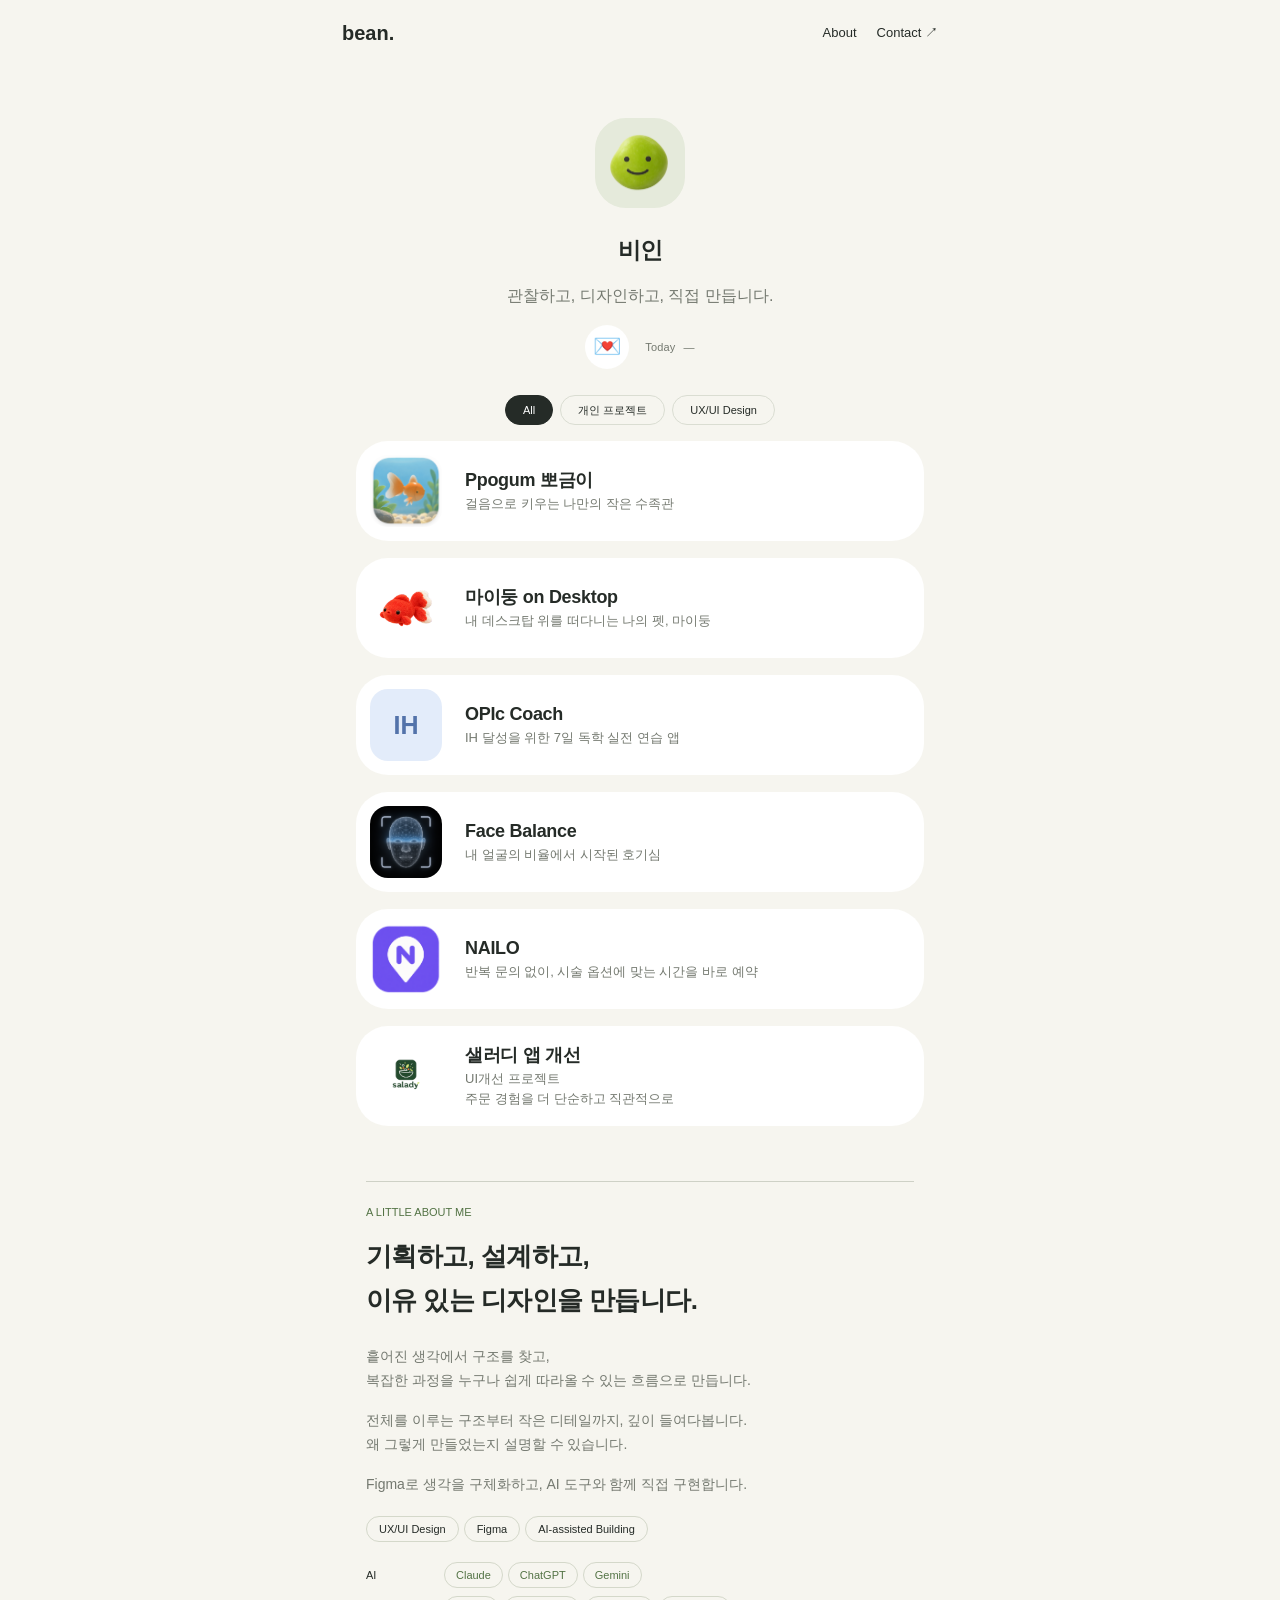
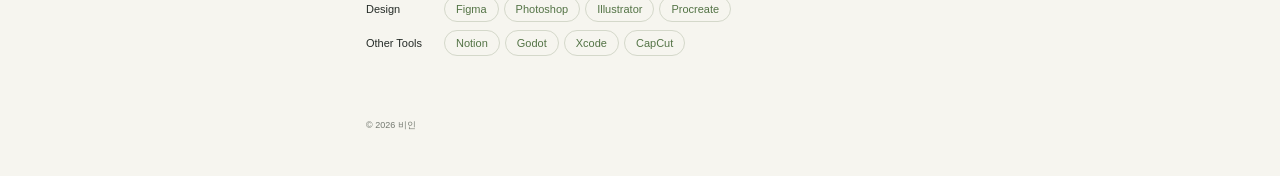
<file: index.html>
<!doctype html>
<html lang="ko">
<head>
<meta charset="utf-8">
<meta name="viewport" content="width=device-width,initial-scale=1">
<meta name="description" content="비인의 UX/UI 프로젝트와 직접 만드는 과정의 기록">
<title>bean — 프로젝트 노트</title>
<link rel="stylesheet" href="portfolio.css?v=guide-v8-20261110">
<script src="portfolio.js?v=face-hidden-20261112" defer></script>
<script src="analytics-config.js"></script>
<script src="analytics.js?v=guide-v8-20261110" defer></script>
</head>
<body>
<header><a class="brand" href="#" aria-label="홈">bean.</a><nav><a href="about.html">About</a><a href="mailto:ppogum44@gmail.com">Contact ↗</a></nav></header>
<main>
<section class="hero" aria-label="프로필">
<img class="avatar" src="assets/web/avatar.webp" width="90" height="90" alt="미소 짓는 초록 콩">
<h1>비인</h1><p class="intro">관찰하고, 디자인하고, 직접 만듭니다.</p>
<div class="profile-actions"><a class="inquiry" href="mailto:ppogum44@gmail.com" aria-label="협업 문의 이메일 보기">💌</a><span class="visitor-count">Today <span id="today-count">—</span></span></div>
</section>
<section id="work" aria-label="프로젝트">
<div class="filters" aria-label="프로젝트 필터"><button class="active" data-filter="all" aria-pressed="true">All</button><button data-filter="personal" aria-pressed="false">개인 프로젝트</button><button data-filter="ux" aria-pressed="false">UX/UI Design</button></div>
<div class="grid">
<button class="card" data-type="personal" data-id="0"><img class="art" src="assets/web/ppogum-icon.webp" width="64" height="64" alt="뽀금"><span class="card-copy"><span class="card-title">Ppogum 뽀금이</span><span class="card-desc">걸음으로 키우는 나만의 작은 수족관</span></span></button>
<button class="card" data-type="personal" data-id="6"><span class="art pet-icon"><img src="assets/web/mydoong-icon.webp" width="64" height="64" alt="마이둥"></span><span class="card-copy"><span class="card-title">마이둥 on Desktop</span><span class="card-desc">내 데스크탑 위를 떠다니는 나의 펫, 마이둥</span></span></button>
<button class="card" data-type="personal" data-id="5"><span class="art opic" aria-hidden="true">IH</span><span class="card-copy"><span class="card-title">OPIc Coach</span><span class="card-desc">IH 달성을 위한 7일 독학 실전 연습 앱</span></span></button>
<button class="card" data-type="personal" data-id="3"><img class="art" src="assets/web/face-icon.webp" width="64" height="64" alt="얼굴 메쉬"><span class="card-copy"><span class="card-title">Face Balance</span><span class="card-desc">내 얼굴의 비율에서 시작된 호기심</span></span></button>
<button class="card" data-type="ux" data-id="4"><img class="art" src="assets/web/nailo-icon.webp?v=nailo-v7" width="64" height="64" alt="NAILO"><span class="card-copy"><span class="card-title">NAILO</span><span class="card-desc">반복 문의 없이, 시술 옵션에 맞는 시간을 바로 예약</span></span></button>
<button class="card" data-type="ux" data-id="2"><img class="art" src="assets/web/salady-icon.webp" width="64" height="64" alt="샐러디"><span class="card-copy"><span class="card-title">샐러디 앱 개선</span><span class="card-desc">UI개선 프로젝트<br>주문 경험을 더 단순하고 직관적으로</span></span></button>
</div>
</section>
<section id="about" class="about">
<div class="eyebrow">A LITTLE ABOUT ME</div>
<h2>기획하고, 설계하고,<br>이유 있는 디자인을 만듭니다.</h2>
<p>흩어진 생각에서 구조를 찾고,<br>복잡한 과정을 누구나 쉽게 따라올 수 있는 흐름으로 만듭니다.</p>
<p>전체를 이루는 구조부터 작은 디테일까지, 깊이 들여다봅니다.<br>왜 그렇게 만들었는지 설명할 수 있습니다.</p>
<p>Figma로 생각을 구체화하고, AI 도구와 함께 직접 구현합니다.</p>
<div class="tags fields"><span>UX/UI Design</span><span>Figma</span><span>AI-assisted Building</span></div>
<dl class="tool-list">
<div><dt>AI</dt><dd class="tags"><span>Claude</span><span>ChatGPT</span><span>Gemini</span></dd></div>
<div><dt>Design</dt><dd class="tags"><span>Figma</span><span>Photoshop</span><span>Illustrator</span><span>Procreate</span></dd></div>
<div><dt>Other Tools</dt><dd class="tags"><span>Notion</span><span>Godot</span><span>Xcode</span><span>CapCut</span></dd></div>
</dl>
</section>
</main>
<footer>© 2026 비인</footer>
<dialog id="project-dialog" aria-labelledby="project-title"><div class="dialog-top"><button class="close" aria-label="상세 닫기">닫기 ×</button></div><div class="eyebrow">PROJECT NOTE</div><div id="project-gallery"></div><h2 id="project-title"></h2><div id="project-description"></div><details id="project-attachment" hidden><summary><span>마이둥 제작 가이드 · 첨부파일</span><span class="expand-arrow" aria-hidden="true"></span></summary><div class="attachment-body">곧 업로드 예정</div></details><p class="project-meta">프로젝트 소개 · 상세 케이스 스터디는 정리 중입니다.</p></dialog>
<dialog id="contact-dialog" aria-labelledby="contact-title"><div class="dialog-top"><button class="close" aria-label="연락처 닫기">닫기 ×</button></div><div class="eyebrow">CONTACT</div><h2 id="contact-title">💌 협업 제안</h2><p>아래 이메일로 연락해 주세요.</p><input id="contact-email" aria-label="이메일 주소" value="ppogum44@gmail.com" readonly><div class="contact-actions"><button id="copy-email">주소 복사</button><a href="mailto:ppogum44@gmail.com?subject=협업%20문의">메일 앱 열기 ↗</a><a href="https://mail.google.com/mail/?view=cm&amp;fs=1&amp;to=ppogum44%40gmail.com&amp;su=협업%20문의" target="_blank" rel="noopener">Gmail로 작성 ↗</a></div><p id="copy-status" role="status" aria-live="polite"></p></dialog>
</body>
</html>
</file>
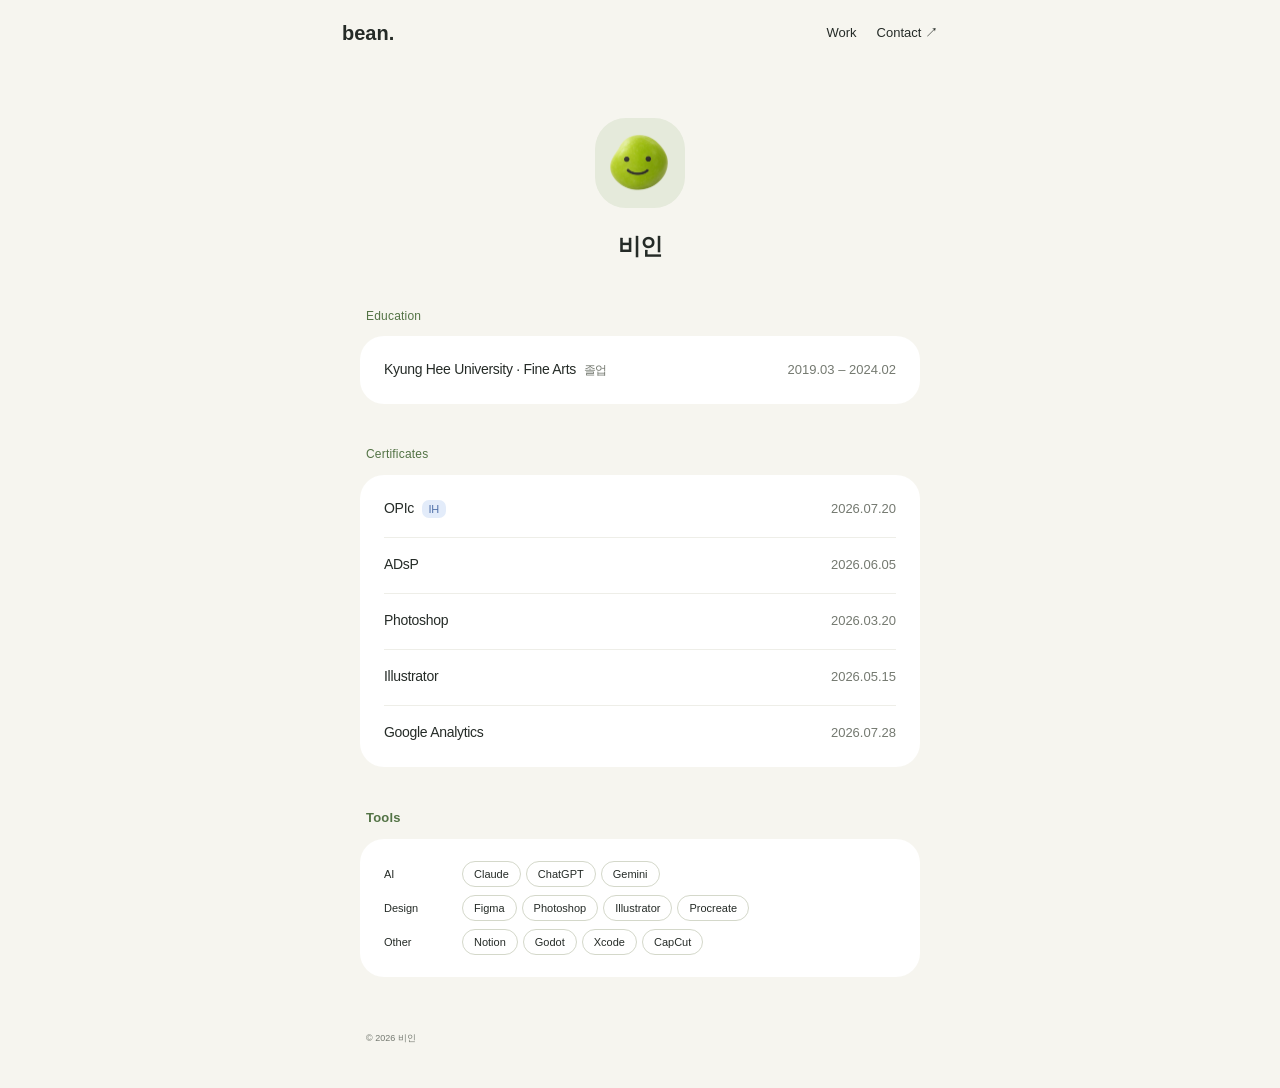
<file: about.html>
<!doctype html>
<html lang="ko">
<head>
<meta charset="utf-8">
<meta name="viewport" content="width=device-width,initial-scale=1">
<meta name="description" content="비인 — 학력, 자격증, 사용 툴">
<title>About — bean.</title>
<link rel="stylesheet" href="portfolio.css?v=nailo-v7-20261110">
<link rel="stylesheet" href="about.css?v=about-v3">
<script src="analytics-config.js"></script>
<script src="analytics.js?v=design-nailo-v7-20261110" defer></script>
</head>
<body class="about-page">
<header><a class="brand" href="index.html" aria-label="홈">bean.</a><nav><a href="index.html#work">Work</a><a href="mailto:ppogum44@gmail.com" class="contact-link">Contact ↗</a></nav></header>
<main>

<section class="a-hero" aria-label="프로필">
<img class="avatar" src="assets/web/avatar.webp" width="90" height="90" alt="미소 짓는 초록 콩">
<h1>비인</h1>
</section>

<section class="block" aria-labelledby="h-edu">
<h2 id="h-edu" class="b-title">Education</h2>
<ul class="list">
<li><span class="c-name">Kyung Hee University · Fine Arts <small>졸업</small></span><span class="date">2019.03 – 2024.02</span></li>
</ul>
</section>

<section class="block" aria-labelledby="h-cert">
<h2 id="h-cert" class="b-title">Certificates</h2>
<ul class="list">
<li><span class="c-name">OPIc <span class="ih">IH</span></span><span class="date">2026.07.20</span></li>
<li><span class="c-name">ADsP</span><span class="date">2026.06.05</span></li>
<li><span class="c-name">Photoshop</span><span class="date">2026.03.20</span></li>
<li><span class="c-name">Illustrator</span><span class="date">2026.05.15</span></li>
<li><span class="c-name">Google Analytics</span><span class="date">2026.07.28</span></li>
</ul>
</section>

<section class="block" aria-labelledby="h-tool">
<h2 id="h-tool" class="b-title">Tools</h2>
<dl class="tool-list">
<div><dt>AI</dt><dd class="tags"><span>Claude</span><span>ChatGPT</span><span>Gemini</span></dd></div>
<div><dt>Design</dt><dd class="tags"><span>Figma</span><span>Photoshop</span><span>Illustrator</span><span>Procreate</span></dd></div>
<div><dt>Other</dt><dd class="tags"><span>Notion</span><span>Godot</span><span>Xcode</span><span>CapCut</span></dd></div>
</dl>
</section>

</main>
<footer>© 2026 비인</footer>

<dialog id="contact-dialog" aria-labelledby="contact-title"><div class="dialog-top"><button class="close" aria-label="연락처 닫기">닫기 ×</button></div><div class="eyebrow">CONTACT</div><h2 id="contact-title">💌 협업 제안</h2><p>아래 이메일로 연락해 주세요.</p><input id="contact-email" aria-label="이메일 주소" value="ppogum44@gmail.com" readonly><div class="contact-actions"><button id="copy-email">주소 복사</button><a href="mailto:ppogum44@gmail.com?subject=협업%20문의">메일 앱 열기 ↗</a><a href="https://mail.google.com/mail/?view=cm&amp;fs=1&amp;to=ppogum44%40gmail.com&amp;su=협업%20문의" target="_blank" rel="noopener">Gmail로 작성 ↗</a></div><p id="copy-status" role="status" aria-live="polite"></p></dialog>
<script>
const cd=document.getElementById('contact-dialog');
document.querySelectorAll('.contact-link').forEach(l=>l.addEventListener('click',e=>{e.preventDefault();document.getElementById('copy-status').textContent='';cd.showModal()}));
cd.querySelector('.close').onclick=()=>cd.close();
cd.addEventListener('click',e=>{if(e.target===cd)cd.close()});
document.getElementById('copy-email').onclick=async()=>{const m=document.getElementById('contact-email'),s=document.getElementById('copy-status');try{await navigator.clipboard.writeText(m.value);s.textContent='이메일 주소를 복사했어요.'}catch{m.focus();m.select();s.textContent='이메일 주소를 선택해 복사해 주세요.'}};
</script>
</body>
</html>
</file>
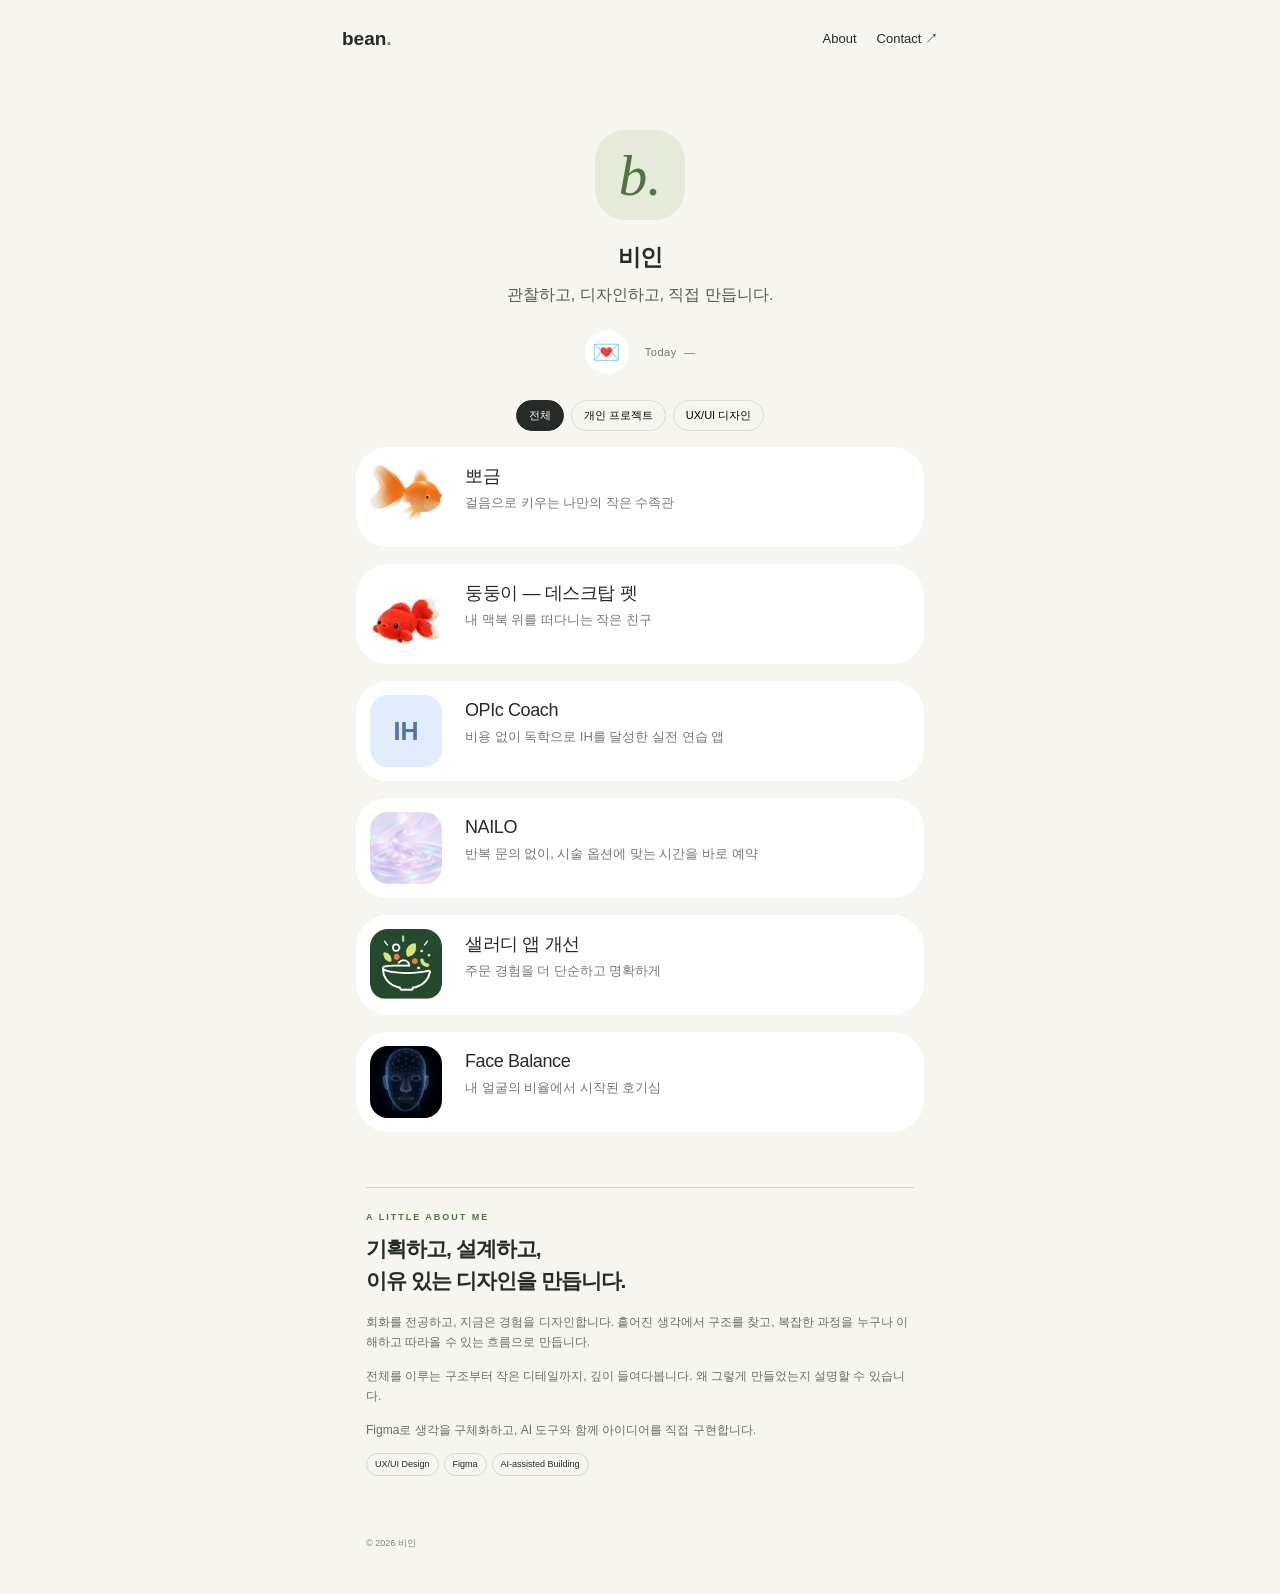
<file: index 2.html>
<!doctype html><html lang="ko"><meta charset="utf-8"><meta name="viewport" content="width=device-width,initial-scale=1"><meta name="description" content="비인의 UX/UI 프로젝트와 만드는 과정의 기록"><title>bean — 프로젝트 노트</title><style>
:root{--ink:#252b27;--paper:#f6f5ef;--green:#537345}*{box-sizing:border-box}html{scroll-behavior:smooth;scroll-padding-top:90px}body{margin:0;background:var(--paper);color:var(--ink);font:16px/1.7 -apple-system,BlinkMacSystemFont,'Segoe UI',sans-serif}a{color:inherit;text-decoration:none}button{font:inherit;cursor:pointer}header{padding:24px 5%;display:flex;justify-content:space-between;border-bottom:1px solid #dedfd6;align-items:center}header b{font-size:19px}nav{display:flex;gap:28px;font-size:13px}main{max-width:1280px;margin:auto;padding:0 5%}.hero{padding:96px 0 78px;display:grid;grid-template-columns:1fr 230px;gap:40px;align-items:center}.eyebrow{font-size:12px;letter-spacing:2px;color:var(--green);font-weight:600}h1{font-size:clamp(35px,5.2vw,68px);line-height:1.32;letter-spacing:-3px;margin:22px 0}h1 em{font-style:normal;color:var(--green)}.intro{color:#72786f;font-size:15px}.stamp{height:200px;width:200px;border-radius:50%;background:#e9edde;display:grid;place-content:center;text-align:center;transform:rotate(8deg);font-size:12px;letter-spacing:2px}.stamp strong{font-family:Georgia,serif;font-size:65px;font-weight:400;letter-spacing:-7px}.section-head{display:flex;justify-content:space-between;align-items:center;border-top:1px solid #ced1c6;padding-top:23px;margin-bottom:30px}.section-head h2{font-size:22px;margin:0;letter-spacing:-1px}.section-head span{font-size:12px;color:#777}.filters{display:flex;gap:8px;margin-bottom:25px}.filters button{border:1px solid #daddd2;border-radius:30px;background:transparent;padding:7px 17px;font-size:12px}.filters button.active{background:var(--ink);color:white;border-color:var(--ink)}.grid{display:grid;grid-template-columns:1fr 1fr;gap:36px 28px}.card{padding:0;border:0;text-align:left;background:transparent;color:inherit}.art{height:310px;border-radius:5px;overflow:hidden;position:relative;display:grid;place-items:center;transition:transform .3s}.card:hover .art{transform:translateY(-5px)}.aquarium{background:#dcebe5}.tank{width:210px;height:245px;border:2px solid #ffffffa0;border-radius:32px;background:linear-gradient(#f7fffa88,#9acdc177);position:relative;box-shadow:0 18px 30px #34655612}.tank:before{content:'뽀금';position:absolute;top:20px;left:25px;font-size:17px;font-weight:700;color:#44665c}.fish{position:absolute;top:110px;left:75px;width:60px;height:37px;border-radius:60% 50% 50% 60%;background:#eaaa63;transform:rotate(-8deg)}.fish:before{content:'';position:absolute;right:-20px;border-right:23px solid #eaaa63;border-top:18px solid transparent;border-bottom:18px solid transparent}.fish:after{content:'•';position:absolute;left:12px;top:-1px;color:#665140}.plant{position:absolute;bottom:0;left:30px;font-size:66px;color:#66968a}.tank small{position:absolute;bottom:25px;right:24px;color:#53766c;font-size:12px}.route{background:#e9e7f2}.map{width:230px;height:240px;background:#f7f6fa;transform:rotate(-9deg);border-radius:15px;position:relative;overflow:hidden}.road{position:absolute;left:93px;top:-10px;height:290px;width:42px;background:#e2deea;transform:rotate(32deg)}.pin{position:absolute;left:97px;top:112px;width:65px;height:6px;background:#8777ad;border-radius:3px}.map p{position:absolute;bottom:14px;left:19px;font-size:12px;font-weight:600}.map .label{position:absolute;top:60px;left:20px;font-size:11px;background:white;border-radius:8px;padding:9px}.salad{background:#e7ecd4}.salad b{font-size:62px;letter-spacing:-4px;color:#526b35}.art-note{position:absolute;bottom:20px;left:24px;font-size:11px;color:#526b35;letter-spacing:2px}.aura{background:#e1e5ef}.orb{width:140px;height:140px;border-radius:50%;background:radial-gradient(circle,#fff 0%,#d5cdfb 28%,#9fafe3 50%,transparent 73%);box-shadow:0 0 50px #c5c7ec}.card h3{font-size:20px;margin:18px 0 4px;letter-spacing:-.6px}.card p{font-size:13px;color:#747970;margin:0}.meta{font-size:11px;color:var(--green);margin-top:12px}.about{display:grid;grid-template-columns:1fr 1.6fr;gap:50px;margin:100px 0 80px;padding-top:30px;border-top:1px solid #ced1c6}.about h2{font-size:30px;letter-spacing:-1px;margin:0}.about p{margin:0 0 18px;color:#697065;font-size:15px}.tags{display:flex;gap:10px;flex-wrap:wrap;font-size:11px}.tags span{padding:4px 12px;border:1px solid #d4d8ca;border-radius:20px}.contact{background:#e8edde;padding:48px;border-radius:5px;margin-bottom:70px;display:flex;justify-content:space-between;gap:30px;align-items:center}.contact h2{margin:8px 0;font-size:29px;letter-spacing:-1px}.contact p{font-size:13px;color:#72796a;margin:0}.contact a{display:inline-block;background:#35462e;color:white;padding:14px 24px;border-radius:30px;white-space:nowrap;font-size:13px}footer{padding:25px 5%;border-top:1px solid #dedfd6;font-size:11px;display:flex;justify-content:space-between;color:#7d8277}dialog{border:0;border-radius:16px;padding:40px;max-width:580px;width:90%;background:var(--paper);color:var(--ink)}dialog::backdrop{background:#20282080}dialog h2{font-size:28px}dialog p{color:#60695d}dialog button{border:0;border-radius:30px;padding:9px 20px;background:#35462e;color:white;float:right}button:focus-visible,a:focus-visible{outline:3px solid #8b9d78;outline-offset:5px}[hidden]{display:none!important}@media(max-width:650px){header{padding:20px 6%}nav{gap:16px;font-size:12px}main{padding:0 6%}.hero{padding:63px 0 45px;grid-template-columns:1fr;gap:15px}h1{letter-spacing:-1.8px}.stamp{display:none}.intro br{display:none}.grid{grid-template-columns:1fr;gap:30px}.art{height:300px}.about{grid-template-columns:1fr;gap:20px;margin:65px 0 45px}.contact{padding:30px 24px;flex-direction:column;align-items:flex-start}.contact h2{font-size:25px}.section-head span{font-size:10px}}

/* Compact profile and single-column project links */
body{background:#f6f5ef}header{max-width:640px;margin:auto;border:0;padding:23px 22px}header nav{gap:20px}header nav a:first-child{display:none}main{max-width:600px;padding:0 16px}.hero{display:flex;flex-direction:column;text-align:center;padding:32px 0 20px;gap:0}.avatar{width:90px;height:90px;border-radius:34%;background:#e5eadb;display:grid;place-items:center;font:italic 57px Georgia,serif;color:#537345}.hero h1{font-size:23px;line-height:1.4;letter-spacing:-.8px;margin:21px 0 9px}.hero .intro{font-size:15px;line-height:1.6;margin:0;color:#535b50}.inquiry{display:inline-flex;align-items:center;gap:7px;padding:8px 17px;background:white;border-radius:30px;font-size:15px;margin-top:22px}.inquiry span{font-size:21px;line-height:1}.section-head{border:0;margin:0;padding:0}.section-head h2,.section-head span{display:none}.filters{justify-content:center;margin:0 0 16px;gap:7px}.filters button{font-size:11px;padding:5px 12px}.grid{grid-template-columns:1fr;gap:14px}.card{min-height:84px;background:white;border-radius:29px;padding:10px;display:grid;grid-template-columns:64px 1fr;column-gap:16px;align-items:center;transition:transform .2s}.card:hover{transform:translateY(-2px)}.card .art{width:64px;height:64px;grid-column:1;grid-row:1/4;border-radius:18px}.card:hover .art{transform:none}.card h3{grid-column:2;font-size:16px;font-weight:500;margin:0;letter-spacing:-.4px;align-self:end;padding-right:12px}.card h3 span{display:none}.card p{grid-column:2;font-size:11px;margin:2px 0 0;line-height:1.5;align-self:start;padding-right:7px}.card .meta{display:none}.tank{width:42px;height:51px;border-radius:10px}.tank:before,.tank small,.plant{display:none}.fish{width:23px;height:14px;top:21px;left:8px}.fish:before{right:-8px;border-right-width:9px;border-top-width:7px;border-bottom-width:7px}.fish:after{font-size:9px;left:4px;top:-2px}.map{width:43px;height:49px;border-radius:5px}.road{left:17px;width:10px;height:80px}.pin{left:20px;top:26px;width:18px;height:3px}.map p,.map .label{display:none}.salad b{font-size:18px;letter-spacing:-1px}.art-note{display:none}.orb{width:47px;height:47px}.about{margin:38px 10px 30px;padding-top:22px;grid-template-columns:1fr;gap:16px}.about .eyebrow{font-size:9px}.about h2{font-size:21px;line-height:1.5;margin-top:8px}.about p{font-size:12px;margin-bottom:13px}.tags{gap:5px}.tags span{font-size:9px;padding:3px 8px}.contact{display:none}footer{max-width:600px;margin:0 auto;border:0;padding:30px 26px 42px;font-size:9px}footer span:last-child{display:none}@media(min-width:700px){.hero{padding-top:52px}.card{min-height:100px;padding:14px;border-radius:32px;grid-template-columns:72px 1fr;column-gap:23px}.card .art{width:72px;height:72px}.card h3{font-size:18px}.card p{font-size:13px}.grid{gap:17px}.hero .intro{font-size:16px}.hero{padding-bottom:26px}.about{margin-top:55px}}
.nailo{background:#ece6fc}.nailo span{font-size:35px;font-weight:600;color:#8b6be8}.opic{background:#e3ecfa}.opic span{font-size:25px;font-weight:650;color:#5373aa}.desktop-pet{background:#fbe9de}.desktop-pet span{color:#ec7753;font-size:37px}dialog .project-image{display:block;width:100%;height:auto;margin:24px 0 0;border-radius:8px}dialog{max-height:85vh;overflow:auto}.project-thumb{background-repeat:no-repeat;background-color:#fff}.thumb-salady{background-image:url(salady.png);background-size:235% auto;background-position:50% 39%}.thumb-pet{background-image:url(pet-sprites.jpeg);background-size:800% auto;background-position:0 -8px}.thumb-face{background-image:url(face-balance.jpeg);background-size:cover;background-position:center}.thumb-nailo{background-image:url(nailo-hologram.png);background-size:cover;background-position:center}.thumb-ppogum{background-image:url(ppogum.jpeg);background-size:100% auto;background-position:center 55%}#contact-dialog input{width:100%;background:white;border:1px solid #d4d8ca;padding:13px 12px;border-radius:10px;color:#252b27;font:inherit;font-size:17px;margin:0 0 18px}#contact-dialog .contact-actions{display:flex;flex-wrap:wrap;gap:10px}#contact-dialog .contact-actions button,#contact-dialog .contact-actions a{float:none;display:inline-block;border:0;border-radius:24px;padding:10px 15px;background:#35462e;color:white;font:inherit;font-size:13px}#contact-dialog .contact-actions a{background:#e8edde;color:#35462e}#copy-status{font-size:13px;min-height:22px;margin-bottom:0}.inquiry{width:44px;height:44px;padding:0;justify-content:center}.inquiry span{font-size:23px}.visitor-count{font-size:10px;letter-spacing:.7px;color:#7d8277;font-variant-numeric:tabular-nums;white-space:nowrap}footer span.visitor-count{display:inline-flex;gap:7px;align-items:center}.profile-actions{display:flex;align-items:center;justify-content:center;gap:16px;margin-top:22px}.profile-actions .inquiry{margin:0}.profile-actions .visitor-count{display:inline-flex;align-items:center;gap:7px;font-size:11px;letter-spacing:.5px;color:#747970}.profile-actions #today-count{display:inline;font-variant-numeric:tabular-nums}</style><header><a href="#" aria-label="홈"><b>bean<span style="color:#708461">.</span></b></a><nav><a href="#work">Projects</a><a href="#about">About</a><a href="mailto:ppogum44@gmail.com">Contact ↗</a></nav></header><main><section class="hero"><div class="avatar" aria-label="비인 프로필">b.</div><h1>비인</h1><p class="intro">관찰하고, 디자인하고, 직접 만듭니다.</p><div class="profile-actions"><a class="inquiry" aria-label="협업 문의 이메일 보기" title="협업 문의" href="mailto:ppogum44@gmail.com?subject=협업%20문의"><span aria-hidden="true">💌</span></a><span class="visitor-count" aria-label="오늘 방문 수"><span>Today</span><span id="today-count">—</span></span></div></section><section id="work"><div class="section-head"><h2>프로젝트 노트</h2><span>SELECTED WORK / IN PROGRESS</span></div><div class="filters" aria-label="프로젝트 필터"><button class="active" data-filter="all" aria-pressed="true">전체</button><button data-filter="personal" aria-pressed="false">개인 프로젝트</button><button data-filter="ux" aria-pressed="false">UX/UI 디자인</button></div><div class="grid">
<button class="card" data-type="personal" data-id="0"><div class="art project-thumb thumb-ppogum" role="img" aria-label="뽀금 주황색 금붕어"></div><h3>뽀금 <span style="float:right">↗</span></h3><p>걸음으로 키우는 나만의 작은 수족관</p><div class="meta">개인 프로젝트 · 기획 / 디자인 / 개발 중</div></button>
<button class="card" data-type="personal" data-id="6"><div class="art project-thumb thumb-pet" role="img" aria-label="둥둥이 빨간 물고기"></div><h3>둥둥이 — 데스크탑 펫</h3><p>내 맥북 위를 떠다니는 작은 친구</p><div class="meta">개인 프로젝트 · 프롬프트 공유 예정</div></button>
<button class="card" data-type="personal" data-id="5"><div class="art opic"><span>IH</span></div><h3>OPIc Coach</h3><p>비용 없이 독학으로 IH를 달성한 실전 연습 앱</p><div class="meta">개인 프로젝트 · AI 활용 · 직접 사용해 IH 달성</div></button>
<button class="card" data-type="ux" data-id="4"><div class="art project-thumb thumb-nailo" role="img" aria-label="NAILO 홀로그램"></div><h3>NAILO</h3><p>반복 문의 없이, 시술 옵션에 맞는 시간을 바로 예약</p><div class="meta">데스크 리서치 · 인터뷰 · 퍼소나 · 저니맵 · 와이어프레임 · 화면 설계 · UX/UI 디자인</div></button>
<button class="card" data-type="ux" data-id="2"><div class="art project-thumb thumb-salady" role="img" aria-label="샐러디 로고"></div><h3>샐러디 앱 개선 <span style="float:right">↗</span></h3><p>주문 경험을 더 단순하고 명확하게</p><div class="meta">UX/UI 디자인 · 개인 리디자인</div></button>
<button class="card" data-type="personal" data-id="3"><div class="art project-thumb thumb-face" role="img" aria-label="페이스발란스 얼굴 메쉬"></div><h3>Face Balance <span style="float:right">↗</span></h3><p>내 얼굴의 비율에서 시작된 호기심</p><div class="meta">개인 프로젝트 · 인터랙션 디자인</div></button>
</div></section><section id="about" class="about"><div><div class="eyebrow">A LITTLE ABOUT ME</div><h2>기획하고, 설계하고,<br>이유 있는 디자인을 만듭니다.</h2></div><div><p>회화를 전공하고, 지금은 경험을 디자인합니다. 흩어진 생각에서 구조를 찾고, 복잡한 과정을 누구나 이해하고 따라올 수 있는 흐름으로 만듭니다.</p><p>전체를 이루는 구조부터 작은 디테일까지, 깊이 들여다봅니다. 왜 그렇게 만들었는지 설명할 수 있습니다.</p><p>Figma로 생각을 구체화하고, AI 도구와 함께 아이디어를 직접 구현합니다.</p><div class="tags"><span>UX/UI Design</span><span>Figma</span><span>AI-assisted Building</span></div></div></section><section id="contact" class="contact"><div><div class="eyebrow">LET’S MAKE SOMETHING</div><h2>함께 만들 이야기가 있나요?</h2><p>프로젝트 협업이나 작업에 대한 이야기를 기다립니다.</p></div><a href="mailto:ppogum44@gmail.com?subject=%ED%98%91%EC%97%85%20%EB%AC%B8%EC%9D%98">이메일로 문의하기 ↗</a></section></main><footer><span>© 2026 비인</span><span>Small questions. Thoughtful experiences.</span></footer><dialog aria-label="프로젝트 상세"><button aria-label="상세 닫기">닫기 ×</button><div class="eyebrow">PROJECT NOTE</div><h2></h2><p></p><div class="meta">프로젝트 소개 · 상세 케이스 스터디는 정리 중입니다.</div></dialog><dialog id="contact-dialog" aria-labelledby="contact-title"><button class="contact-close" aria-label="연락처 닫기">닫기 ×</button><div class="eyebrow">CONTACT</div><h2 id="contact-title">💌 협업 제안</h2><p>아래 이메일로 연락해 주세요.</p><input id="contact-email" aria-label="이메일 주소" value="ppogum44@gmail.com" readonly><div class="contact-actions"><button id="copy-email">주소 복사</button><a href="mailto:ppogum44@gmail.com?subject=협업%20문의">메일 앱 열기 ↗</a><a href="https://mail.google.com/mail/?view=cm&amp;fs=1&amp;to=ppogum44%40gmail.com&amp;su=%ED%98%91%EC%97%85%20%EB%AC%B8%EC%9D%98" target="_blank" rel="noopener">Gmail로 작성 ↗</a></div><p id="copy-status" role="status" aria-live="polite"></p></dialog><script>
const notes=[['뽀금','아이폰 운동 기록을 보며 시작된 질문, “운동 기록이 게임으로 이어지면 더 걷게 될까?”에서 출발했습니다. 걸음 수를 물고기 성장과 수족관 관리로 연결하는 게임을 기획하고 디자인하며 개발하고 있습니다.'],['LAST 100M','픽업 장소 근처에 도착해도 서로를 찾기 어려운 순간에 주목했습니다. 운전자와 탑승자가 도로변의 만날 위치를 더 명확하게 공유하도록 돕는 서비스 기획입니다.'],['샐러디 앱 개선','주문 과정의 정보와 선택지를 더 쉽게 이해할 수 있도록 화면 구성을 고민하는 개인 리디자인 프로젝트입니다. 아이콘과 디자인 시스템을 함께 정리하고 있습니다.'],['Face Balance','내 얼굴의 비율을 확인하고 싶다는 호기심에서 시작했습니다. 얼굴 스캔 과정의 시각적 피드백과 안내, 결과를 이해하는 화면의 흐름을 고민합니다.']];notes.push(['NAILO — 네일 예약 플랫폼','시술 옵션에 따라 예상 시간과 금액을 계산하고, 예약 가능한 시간을 필터링해 보여주는 네일 예약 서비스입니다. 디자인·가격·시간을 여러 채널에서 반복해서 문의하고 답변을 기다리던 과정을, 사용자가 직접 확인하고 선택하는 흐름으로 설계했습니다. 당일 빈자리 예약은 시술과 추가 옵션을 제한해 빠르게 예약할 수 있는 별도 흐름으로 구성했습니다. 데스크 리서치와 사용자 인터뷰를 통해 문제를 정의하고, 퍼소나와 사용자 저니맵으로 요구와 경험의 흐름을 정리했습니다. 이를 바탕으로 와이어프레임, 화면 설계, UX/UI 디자인까지 전 과정을 진행한 프로젝트입니다.'],['OPIc Coach','비용 없이 독학으로 오픽 IH를 받기 위해 직접 만든 실전 연습 앱입니다. 검색창에 입력한 내용을 바탕으로 AI가 최신 기출 정보와 오픽 유튜브 스크립트를 검색·정리하고, 연습 문제와 모의고사로 구성해 실전처럼 훈련할 수 있도록 만들었습니다. 직접 사용하며 준비해 실제 IH를 달성했습니다.']);notes.push(['둥둥이 — 데스크탑 펫','ChatGPT에서 펫을 만든 뒤, 채팅창 밖에서도 함께하면 좋겠다는 생각으로 시작했습니다. 내 맥북 데스크탑 위를 떠다니는 펫을 직접 만들었습니다. 앞으로 누구나 자신만의 데스크탑 펫을 만들 수 있도록 제작 프롬프트를 정리해 공유할 예정입니다.']);document.querySelectorAll('[data-filter]').forEach(b=>b.onclick=()=>{document.querySelectorAll('[data-filter]').forEach(x=>{x.classList.toggle('active',x===b);x.setAttribute('aria-pressed',String(x===b))});document.querySelectorAll('.card').forEach(c=>c.hidden=b.dataset.filter!=='all'&&c.dataset.type!==b.dataset.filter)});const d=document.querySelector('dialog');document.querySelectorAll('.card').forEach(c=>c.onclick=()=>{const n=notes[+c.dataset.id];d.querySelector('h2').textContent=n[0];d.querySelector('p').textContent=n[1];d.querySelectorAll(".project-image").forEach(x=>x.remove());d.showModal()});d.querySelector('button').onclick=()=>d.close();d.onclick=e=>{if(e.target===d){const r=d.getBoundingClientRect();if(e.clientX<r.left||e.clientX>r.right||e.clientY<r.top||e.clientY>r.bottom)d.close()}};

const contactDialog=document.getElementById('contact-dialog');
document.querySelectorAll('a[href^="mailto:"]').forEach(a=>{if(!contactDialog.contains(a)){a.addEventListener('click',e=>{e.preventDefault();document.getElementById('copy-status').textContent='';contactDialog.showModal()})}});
contactDialog.querySelector('.contact-close').onclick=()=>contactDialog.close();
contactDialog.addEventListener('click',e=>{if(e.target===contactDialog){const r=contactDialog.getBoundingClientRect();if(e.clientX<r.left||e.clientX>r.right||e.clientY<r.top||e.clientY>r.bottom)contactDialog.close()}});
document.getElementById('copy-email').onclick=async()=>{const email=document.getElementById('contact-email'),status=document.getElementById('copy-status');try{await navigator.clipboard.writeText(email.value);status.textContent='이메일 주소를 복사했어요.'}catch{email.focus();email.select();status.textContent='이메일 주소를 길게 눌러 복사해 주세요.'}};
</script><script src="analytics-config.js"></script><script src="analytics.js" defer></script></html>
</file>
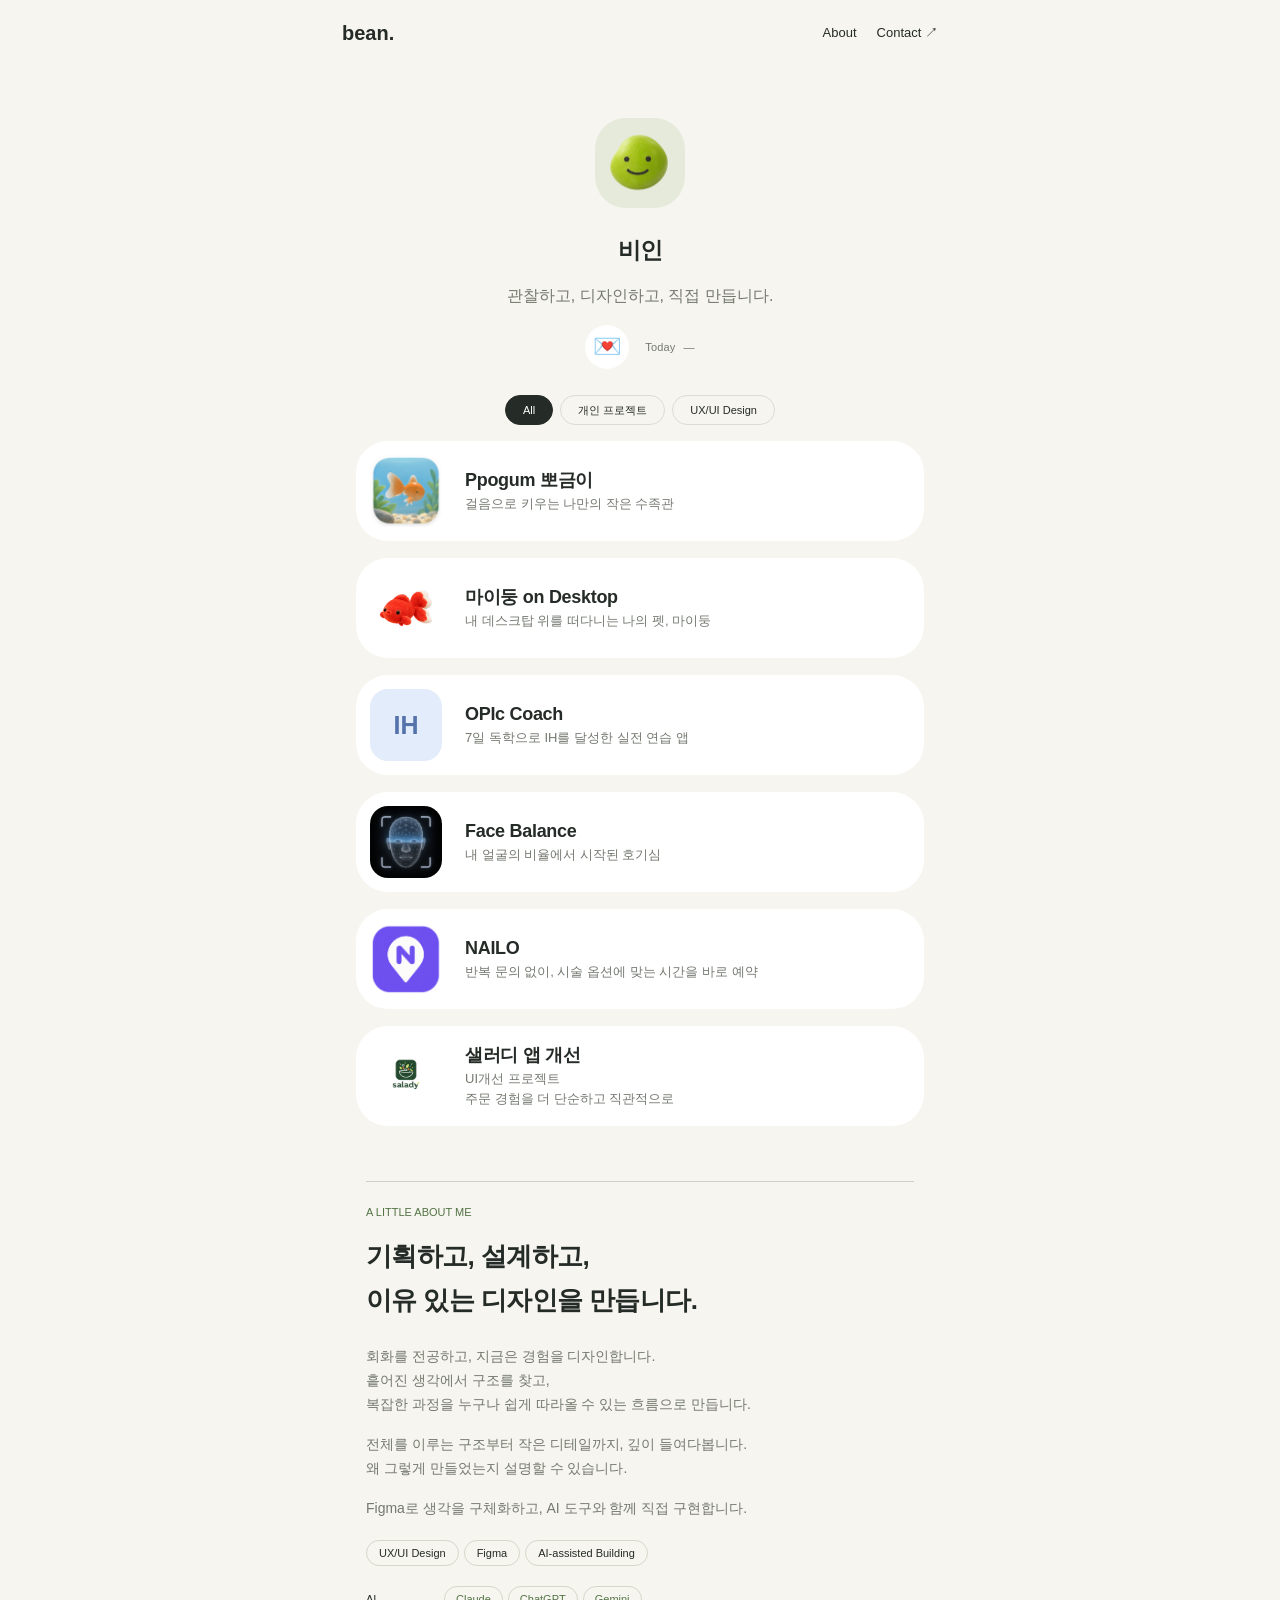
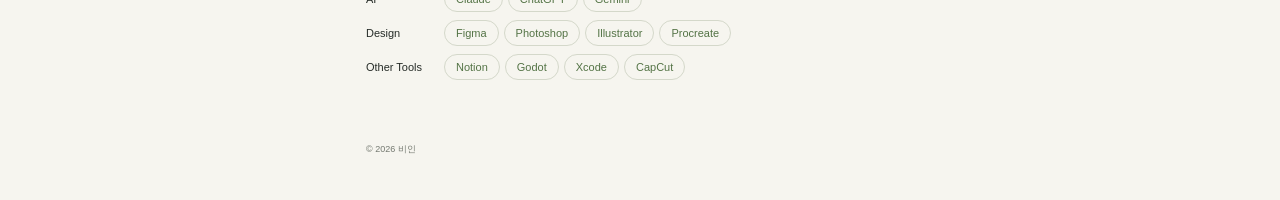
<file: index-2.html>
<!doctype html>
<html lang="ko">
<head>
<meta charset="utf-8">
<meta name="viewport" content="width=device-width,initial-scale=1">
<meta name="description" content="비인의 UX/UI 프로젝트와 직접 만드는 과정의 기록">
<title>bean — 프로젝트 노트</title>
<link rel="stylesheet" href="portfolio.css?v=guide-v8-20261110">
<script src="portfolio.js?v=guide-v8-20261110" defer></script>
<script src="analytics-config.js"></script>
<script src="analytics.js?v=guide-v8-20261110" defer></script>
</head>
<body>
<header><a class="brand" href="#" aria-label="홈">bean.</a><nav><a href="about.html">About</a><a href="mailto:ppogum44@gmail.com">Contact ↗</a></nav></header>
<main>
<section class="hero" aria-label="프로필">
<img class="avatar" src="assets/web/avatar.webp" width="90" height="90" alt="미소 짓는 초록 콩">
<h1>비인</h1><p class="intro">관찰하고, 디자인하고, 직접 만듭니다.</p>
<div class="profile-actions"><a class="inquiry" href="mailto:ppogum44@gmail.com" aria-label="협업 문의 이메일 보기">💌</a><span class="visitor-count">Today <span id="today-count">—</span></span></div>
</section>
<section id="work" aria-label="프로젝트">
<div class="filters" aria-label="프로젝트 필터"><button class="active" data-filter="all" aria-pressed="true">All</button><button data-filter="personal" aria-pressed="false">개인 프로젝트</button><button data-filter="ux" aria-pressed="false">UX/UI Design</button></div>
<div class="grid">
<button class="card" data-type="personal" data-id="0"><img class="art" src="assets/web/ppogum-icon.webp" width="64" height="64" alt="뽀금"><span class="card-copy"><span class="card-title">Ppogum 뽀금이</span><span class="card-desc">걸음으로 키우는 나만의 작은 수족관</span></span></button>
<button class="card" data-type="personal" data-id="6"><span class="art pet-icon"><img src="assets/web/mydoong-icon.webp" width="64" height="64" alt="마이둥"></span><span class="card-copy"><span class="card-title">마이둥 on Desktop</span><span class="card-desc">내 데스크탑 위를 떠다니는 나의 펫, 마이둥</span></span></button>
<button class="card" data-type="personal" data-id="5"><span class="art opic" aria-hidden="true">IH</span><span class="card-copy"><span class="card-title">OPIc Coach</span><span class="card-desc">7일 독학으로 IH를 달성한 실전 연습 앱</span></span></button>
<button class="card" data-type="personal" data-id="3"><img class="art" src="assets/web/face-icon.webp" width="64" height="64" alt="얼굴 메쉬"><span class="card-copy"><span class="card-title">Face Balance</span><span class="card-desc">내 얼굴의 비율에서 시작된 호기심</span></span></button>
<button class="card" data-type="ux" data-id="4"><img class="art" src="assets/web/nailo-icon.webp?v=nailo-v7" width="64" height="64" alt="NAILO"><span class="card-copy"><span class="card-title">NAILO</span><span class="card-desc">반복 문의 없이, 시술 옵션에 맞는 시간을 바로 예약</span></span></button>
<button class="card" data-type="ux" data-id="2"><img class="art" src="assets/web/salady-icon.webp" width="64" height="64" alt="샐러디"><span class="card-copy"><span class="card-title">샐러디 앱 개선</span><span class="card-desc">UI개선 프로젝트<br>주문 경험을 더 단순하고 직관적으로</span></span></button>
</div>
</section>
<section id="about" class="about">
<div class="eyebrow">A LITTLE ABOUT ME</div>
<h2>기획하고, 설계하고,<br>이유 있는 디자인을 만듭니다.</h2>
<p>회화를 전공하고, 지금은 경험을 디자인합니다.<br>흩어진 생각에서 구조를 찾고,<br>복잡한 과정을 누구나 쉽게 따라올 수 있는 흐름으로 만듭니다.</p>
<p>전체를 이루는 구조부터 작은 디테일까지, 깊이 들여다봅니다.<br>왜 그렇게 만들었는지 설명할 수 있습니다.</p>
<p>Figma로 생각을 구체화하고, AI 도구와 함께 직접 구현합니다.</p>
<div class="tags fields"><span>UX/UI Design</span><span>Figma</span><span>AI-assisted Building</span></div>
<dl class="tool-list">
<div><dt>AI</dt><dd class="tags"><span>Claude</span><span>ChatGPT</span><span>Gemini</span></dd></div>
<div><dt>Design</dt><dd class="tags"><span>Figma</span><span>Photoshop</span><span>Illustrator</span><span>Procreate</span></dd></div>
<div><dt>Other Tools</dt><dd class="tags"><span>Notion</span><span>Godot</span><span>Xcode</span><span>CapCut</span></dd></div>
</dl>
</section>
</main>
<footer>© 2026 비인</footer>
<dialog id="project-dialog" aria-labelledby="project-title"><div class="dialog-top"><button class="close" aria-label="상세 닫기">닫기 ×</button></div><div class="eyebrow">PROJECT NOTE</div><div id="project-gallery"></div><h2 id="project-title"></h2><div id="project-description"></div><details id="project-attachment" hidden><summary><span>마이둥 제작 가이드 · 첨부파일</span><span class="expand-arrow" aria-hidden="true"></span></summary><div class="attachment-body"><span class="attachment-placeholder">제작 가이드 PDF · 준비 중</span></div></details><p class="project-meta">프로젝트 소개 · 상세 케이스 스터디는 정리 중입니다.</p></dialog>
<dialog id="contact-dialog" aria-labelledby="contact-title"><div class="dialog-top"><button class="close" aria-label="연락처 닫기">닫기 ×</button></div><div class="eyebrow">CONTACT</div><h2 id="contact-title">💌 협업 제안</h2><p>아래 이메일로 연락해 주세요.</p><input id="contact-email" aria-label="이메일 주소" value="ppogum44@gmail.com" readonly><div class="contact-actions"><button id="copy-email">주소 복사</button><a href="mailto:ppogum44@gmail.com?subject=협업%20문의">메일 앱 열기 ↗</a><a href="https://mail.google.com/mail/?view=cm&amp;fs=1&amp;to=ppogum44%40gmail.com&amp;su=협업%20문의" target="_blank" rel="noopener">Gmail로 작성 ↗</a></div><p id="copy-status" role="status" aria-live="polite"></p></dialog>
</body>
</html>
</file>
<file: portfolio.css>
:root{--ink:#252b27;--paper:#f6f5ef;--green:#537345;--muted:#747970}*{box-sizing:border-box}html{scroll-behavior:smooth;scroll-padding-top:30px}body{margin:0;background:var(--paper);color:var(--ink);font:16px/1.7 -apple-system,BlinkMacSystemFont,'Segoe UI',sans-serif}a{color:inherit;text-decoration:none}button,input{font:inherit}button{cursor:pointer}button:focus-visible,a:focus-visible,.gallery-track:focus-visible,input:focus-visible{outline:3px solid #8b9d78;outline-offset:4px}[hidden]{display:none!important}header{max-width:640px;margin:auto;padding:23px 22px;display:flex;align-items:center;justify-content:space-between}.brand{font-size:20px;font-weight:700;line-height:24px}nav{display:flex;gap:20px;font-size:13px}main{max-width:600px;padding:0 16px;margin:auto}.hero{padding:32px 0 20px;text-align:center}.avatar{display:block;margin:auto;border-radius:31px;width:90px;height:90px}.hero h1{font-size:23px;line-height:32px;letter-spacing:-.8px;margin:26px 0 18px}.intro{font-size:15px;line-height:24px;color:var(--muted);margin:0}.profile-actions{display:flex;align-items:center;justify-content:center;gap:16px;margin-top:24px}.inquiry{display:grid;place-items:center;background:#fff;width:44px;height:44px;border-radius:50%;font-size:23px}.visitor-count{display:flex;gap:8px;font-size:11px;color:var(--muted);letter-spacing:.2px;font-variant-numeric:tabular-nums}.filters{display:flex;justify-content:center;gap:7px;margin:0 0 16px}.filters button{padding:5px 17px;border:1px solid #daddd2;border-radius:30px;background:transparent;font-size:11px;line-height:18px;color:var(--ink)}.filters .active{background:var(--ink);border-color:var(--ink);color:#fff}.grid{display:grid;gap:14px}.card{display:flex;align-items:center;gap:16px;padding:10px;min-height:84px;border:0;border-radius:29px;background:#fff;color:inherit;text-align:left;transition:transform .2s}.card:hover{transform:translateY(-2px)}.art{display:block;flex:none;width:64px;height:64px;border-radius:18px;object-fit:cover}.opic{display:grid;place-items:center;background:#e3ecfa;color:#5373aa;font-size:25px;font-weight:650}.card-copy{min-width:0;padding-right:6px}.card-title{display:block;font-size:16px;font-weight:600;letter-spacing:-.3px;line-height:24px}.card-desc{display:block;font-size:11px;line-height:20px;color:var(--muted);margin-top:2px;overflow-wrap:anywhere}.about{margin:38px 10px 0;border-top:1px solid #ced1c6;padding-top:20px}.eyebrow{font-size:12px;color:var(--green);line-height:20px;font-weight:400}.about .eyebrow{font-size:9px}.about h2{font-size:21px;line-height:1.7;letter-spacing:-.6px;margin:12px 0 22px}.about p{font-size:12px;line-height:20px;color:var(--muted);margin:0 0 16px;word-break:keep-all}.tags{display:flex;flex-wrap:wrap;gap:5px}.tags span{font-size:9px;line-height:20px;padding:2px 12px;border:1px solid #d4d8ca;border-radius:22px;white-space:nowrap}.fields{margin:20px 0}.tool-list{margin:0}.tool-list>div{display:grid;grid-template-columns:50px minmax(0,1fr);gap:8px;align-items:start;margin:8px 0}.tool-list dt{font-size:9px;line-height:26px}.tool-list dd{margin:0;color:var(--green)}.tool-list .tags span{padding:2px 11px}footer{max-width:600px;margin:auto;padding:54px 26px 42px;color:var(--muted);font-size:9px}dialog{border:0;border-radius:16px;padding:40px;width:calc(100% - 32px);max-width:580px;max-height:90dvh;overflow:auto;background:var(--paper);color:var(--ink);overscroll-behavior:contain}dialog::backdrop{background:#20282080}body:has(dialog[open]){overflow:hidden}.dialog-top{display:flex;justify-content:flex-end;margin-bottom:20px}.close{border:0;border-radius:30px;padding:9px 18px;background:#35462e;color:#fff;font-size:14px;line-height:22px}.gallery-track{display:flex;gap:20px;overflow-x:auto;overflow-y:hidden;scroll-snap-type:x mandatory;overscroll-behavior-x:contain;touch-action:pan-x pan-y;scrollbar-width:thin;scrollbar-color:#ccd3c5 transparent;border-radius:20px;margin-top:20px;cursor:grab;user-select:none}.gallery-track.dragging{cursor:grabbing;scroll-snap-type:none;scroll-behavior:auto}.gallery-track img{display:block;flex:none;height:305px;width:auto;max-width:none;scroll-snap-align:start;-webkit-user-drag:none}.gallery-controls{display:flex;align-items:center;justify-content:space-between;margin-top:12px;color:var(--green);font-size:12px}.gallery-pagination{font-variant-numeric:tabular-nums;font-size:11px}.gallery-next{border:0;background:transparent;color:var(--green);font-size:12px;padding:4px 0 4px 12px;letter-spacing:.3px}dialog h2{font-size:28px;line-height:1.4;letter-spacing:-.5px;margin:24px 0}#project-description p,dialog>p{font-size:16px;line-height:27px;color:var(--muted);margin:0 0 24px;word-break:keep-all}#project-description strong{font-weight:650}.project-meta{font-size:11px!important;color:var(--green)!important;line-height:20px!important;margin:24px 0 0!important}#project-attachment{display:flex;align-items:center;gap:12px;border:1px solid #d4d8ca;border-radius:12px;padding:16px;margin-top:24px;color:var(--muted)}.attachment-icon{font-size:24px}.attachment-title{display:block;font-size:14px;color:var(--ink)}.attachment-note{display:block;font-size:12px}.attachment-format{margin-left:auto;font-size:11px;color:var(--green);border-radius:5px;background:#e5eadb;padding:3px 7px}#contact-dialog h2{margin-top:24px}#contact-email{width:100%;border:1px solid #d4d8ca;border-radius:10px;background:white;padding:13px 12px;color:var(--ink);font-size:18px;margin:0 0 18px;min-width:0}.contact-actions{display:flex;flex-wrap:wrap;gap:10px}.contact-actions button,.contact-actions a{border:0;border-radius:24px;padding:10px 16px;background:#e5eadb;color:var(--green);font-size:13px}#copy-status{font-size:12px;min-height:20px;margin:12px 0 0}@media(min-width:700px){.hero{padding-top:52px;padding-bottom:26px}.hero .intro{font-size:16px}.card{padding:14px;min-height:100px;border-radius:32px;gap:23px}.art{width:72px;height:72px}.card-title{font-size:18px}.card-desc{font-size:13px}.grid{gap:17px}.about{margin-top:55px}.about .eyebrow{font-size:11px}.about h2{font-size:26px}.about p{font-size:14px;line-height:24px}.tags span{font-size:11px}.tool-list dt{font-size:11px}.tool-list>div{grid-template-columns:70px minmax(0,1fr)}}@media(max-width:480px){dialog{padding:28px 24px}dialog h2{font-size:25px}.gallery-track{gap:16px}.gallery-track img{height:305px}.contact-actions{flex-direction:column;align-items:flex-start}#contact-dialog p{font-size:14px}#contact-email{font-size:16px}.filters button{padding-inline:14px}}@media(prefers-reduced-motion:reduce){html{scroll-behavior:auto}.card{transition:none}}
/* Match the supplied profile spacing and retain the desktop capture's ratio. */
header{padding-block:21px}.avatar{background:#e5eadb}.profile-actions{margin-top:17px}.gallery-track.desktop-gallery img{max-width:100%;object-fit:contain;object-position:center top}.gallery-track.desktop-gallery img:first-child{height:208px;width:192px;margin-top:8px}

/* Whole original artwork, with no repeated fills or sliced galleries. */
.avatar{object-fit:contain;background:#e5eadb;padding:4px}
.art{object-fit:contain;background:transparent}
.pet-icon{display:grid;place-items:center;overflow:hidden}
.pet-icon img{width:100%;height:100%;object-fit:contain;transform:scale(2.1)}
.card{min-width:0;width:100%}.card-copy{flex:1;min-width:0}
/* Compact dialog: constrained to the visible phone viewport. */
dialog{width:calc(100% - 24px);max-width:580px;max-height:calc(100vh - 24px);max-height:calc(100dvh - 24px);padding:24px;overflow-x:hidden;overflow-y:auto}
.dialog-top{margin-bottom:12px}.close{font-size:11px;line-height:18px;padding:4px 12px}
dialog>.eyebrow{font-size:10px;line-height:16px}
.gallery-frame{position:relative;margin-top:12px;border-radius:14px;overflow:hidden;background:#f0efe9}
.gallery-track{display:block;margin:0;border-radius:0;scroll-snap-type:none;scrollbar-width:none;line-height:0;gap:0;min-width:0}
.gallery-track::-webkit-scrollbar{display:none}
.gallery-track img{display:block;height:clamp(150px,27dvh,240px);width:auto;max-width:none;object-fit:contain;scroll-snap-align:none}
.gallery-next{position:absolute;bottom:8px;right:8px;border:0;border-radius:20px;background:#f6f5eff0;color:#537345;padding:4px 10px;font-size:10px;line-height:17px;box-shadow:0 1px 4px #252b2712}
dialog h2{font-size:24px;line-height:1.35;margin:16px 0 14px}
#project-description p{font-size:14px;line-height:1.6;margin-bottom:14px}
.project-meta{font-size:9px!important;line-height:16px!important;margin:16px 0 0!important}
#project-attachment{display:block;margin-top:14px;padding:0;border:1px solid #d4d8ca;border-radius:10px}
#project-attachment summary{display:flex;align-items:center;justify-content:space-between;gap:12px;padding:11px 13px;cursor:pointer;list-style:none;font-size:12px;color:#252b27}
#project-attachment summary::-webkit-details-marker{display:none}
.expand-arrow{width:8px;height:8px;border-right:1.5px solid #537345;border-bottom:1.5px solid #537345;transform:rotate(45deg);margin:0 3px 4px;flex:none}
#project-attachment[open] .expand-arrow{transform:rotate(225deg);margin-top:6px}
.attachment-body{display:flex;align-items:center;gap:10px;border-top:1px solid #d4d8ca;padding:11px 13px;font-size:11px;color:#747970}
@media(max-width:480px){dialog{padding:18px 20px}.dialog-top{margin-bottom:8px}.gallery-frame{margin-top:10px}.gallery-track img{height:clamp(125px,25dvh,210px)}dialog h2{font-size:21px;margin:14px 0 12px}#project-description p{font-size:12px;line-height:1.6;margin-bottom:12px}.project-meta{margin-top:12px!important;font-size:8px!important}#project-attachment summary{font-size:11px;padding:10px 12px}}
.art.opic{background:#e3ecfa}



.attachment-body{flex-direction:column;align-items:stretch;gap:8px}.download-guide{display:flex;justify-content:space-between;align-items:center;gap:16px;padding:10px 14px;border-radius:8px;background:#35462e;color:#fff;font-size:12px;line-height:20px}.download-tally{color:#747970;font-size:10px;font-variant-numeric:tabular-nums}.download-guide:focus-visible{outline:3px solid #8b9d78;outline-offset:3px}
</file>
<file: about.css>
/* About page — same tokens as portfolio.css */
.a-hero{padding:32px 0 4px;text-align:center}
.a-hero h1{font-size:23px;line-height:32px;letter-spacing:-.8px;margin:22px 0 0}
.block{margin:32px 4px 0}
.b-title{font-size:11px;font-weight:600;letter-spacing:.2px;color:var(--green);margin:0 0 10px 6px}
.list{list-style:none;margin:0;padding:4px 18px;background:#fff;border-radius:24px}
.list li{display:flex;align-items:center;justify-content:space-between;gap:12px;min-height:48px;border-top:1px solid #eeeee8}
.list li:first-child{border-top:0}
.c-name{font-size:13px;font-weight:400;letter-spacing:-.3px}
.c-name small{font-size:11px;font-weight:400;color:var(--muted);margin-left:4px}
.date{flex:none;font-size:11px;color:var(--muted);font-variant-numeric:tabular-nums}
.ih{display:inline-block;margin-left:4px;padding:0 7px;border-radius:7px;background:#e3ecfa;color:#5373aa;font-size:11px;font-weight:400;line-height:18px}
.about-page .tool-list{background:#fff;border-radius:24px;padding:12px 18px}
.about-page .tool-list dd{color:var(--ink)}
@media(min-width:700px){
.a-hero{padding-top:52px}
.block{margin-top:40px}
.b-title{font-size:13px}
.list{padding:6px 24px}.list li{min-height:56px}
.c-name{font-size:14px}.c-name small{font-size:12px}.date{font-size:13px}
.about-page .tool-list{padding:14px 24px}
}


#h-edu,#h-cert{font-size:10px;font-weight:400}
@media(min-width:700px){
#h-edu,#h-cert{font-size:12px}
}
</file>
